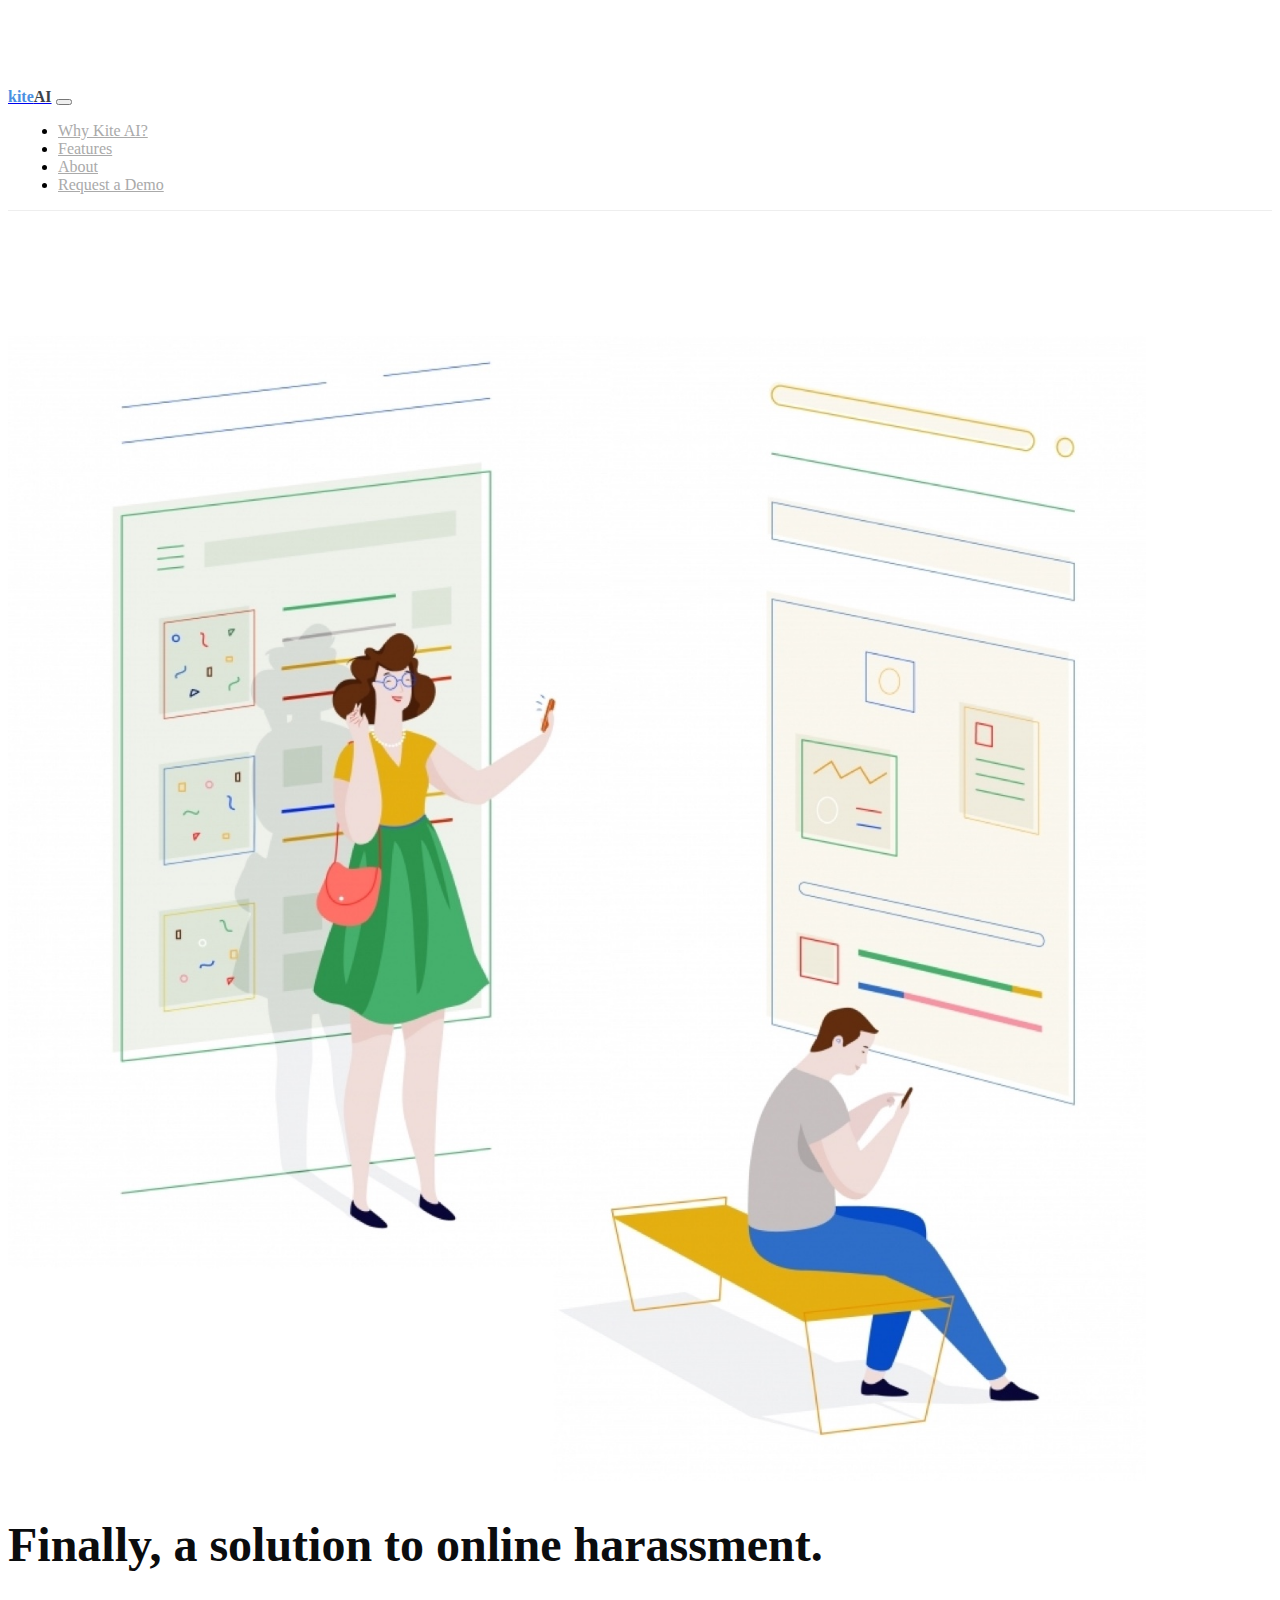
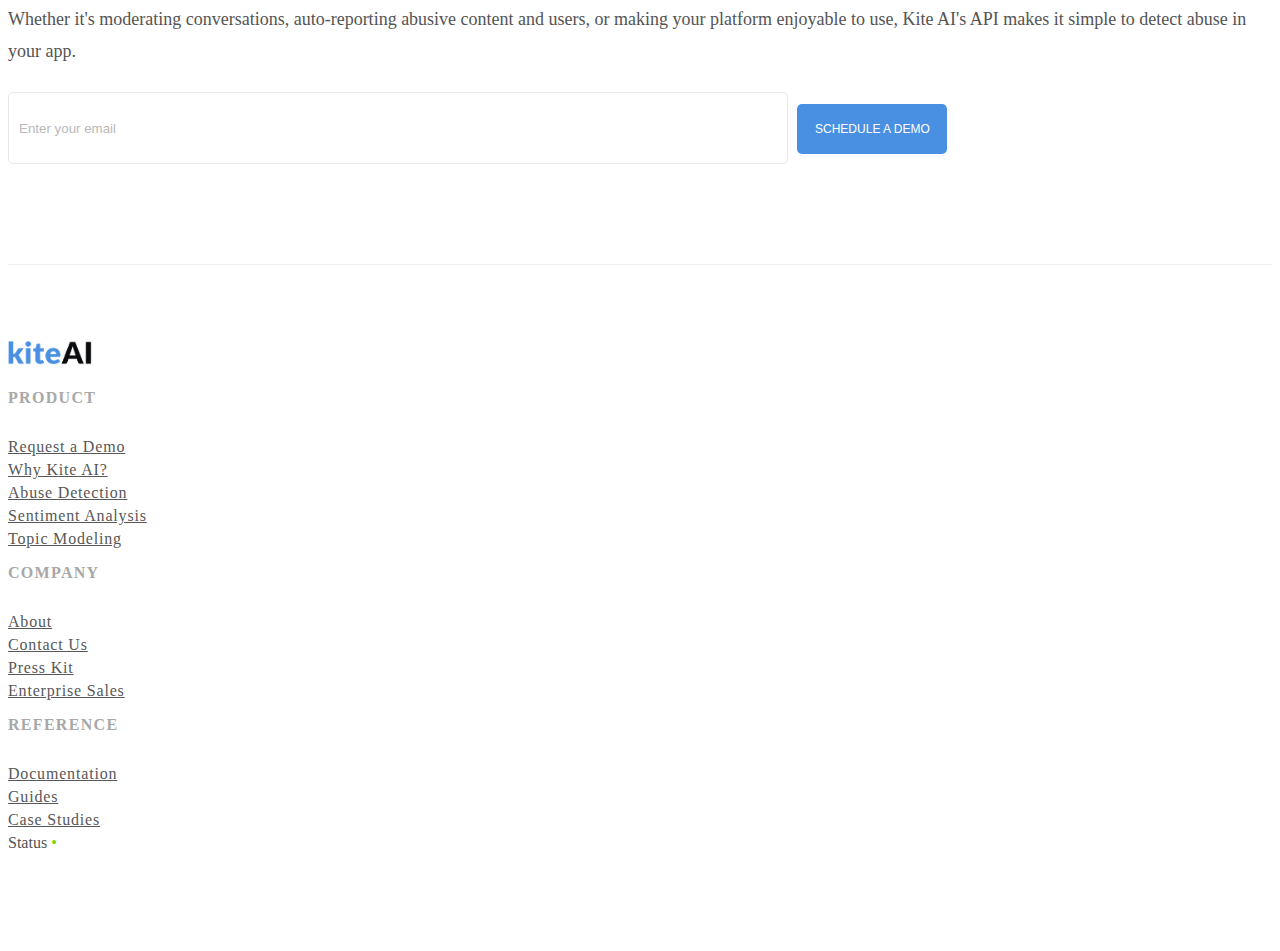
<file: index.html>
<!DOCTYPE html>
<html lang="en">
  <head>
    <meta charset="utf-8">
    <meta name="viewport" content="width=device-width, initial-scale=1, shrink-to-fit=no">
    <meta name="twitter:card" content="summary_large_image" />
    <meta name="twitter:title" content="Kite AI" />
    <meta name="twitter:url" content="http://kiteai.com" />
    <meta name="twitter:description" content="Kite AI analyzes text to detect abuse, harassment, perform sentiment analysis, and so much more." />
    <meta name="twitter:image" content="https://justinpotts.github.io/kiteaicom/img/meta-header.pngg" />
    <meta property="og:title" content="Kite AI" />
    <meta property="og:url" content="http://kiteai.com" />
    <meta property="og:description" content="Kite AI analyzes text to detect abuse, harassment, perform sentiment analysis, and so much more." />
    <meta property="og:image" content="https://justinpotts.github.io/kiteaicom/img/meta-header.png" />
    <meta property="og:type" content="website" />
    <meta name="google-site-verification" content="jUwOaNg-68wffdZIU90uiTRP04LBg1VqA92F-cfX6Qk" />
    <link rel="icon" href="img/favicon.ico">

    <title>Solving online harassment | Kite AI</title>

    <!-- Bootstrap core CSS -->
    <link rel="stylesheet" href="https://maxcdn.bootstrapcdn.com/bootstrap/4.0.0-beta.2/css/bootstrap.min.css" integrity="sha384-PsH8R72JQ3SOdhVi3uxftmaW6Vc51MKb0q5P2rRUpPvrszuE4W1povHYgTpBfshb" crossorigin="anonymous">
    <link rel="stylesheet" href="css/style.css">
  </head>

  <body>

    <nav class="navbar navbar-expand-md navbar-dark bg-white fixed-top" style="border-bottom:1px solid #EEEEEE;">
      <div class="container">
        <a class="navbar-brand" href="/"><span style="color:#4A90E2; font-weight:bolder;">kite</span><span style="color:#3C4248; font-weight:bolder">AI</span></a>
        <button class="navbar-toggler" type="button" data-toggle="collapse" data-target="#navbarSupportedContent" aria-controls="navbarSupportedContent" aria-expanded="false" aria-label="Toggle navigation">
          <span class="navbar-toggler-icon"></span>
        </button>

        <div class="collapse navbar-collapse" id="navbarSupportedContent">
          <ul class="navbar-nav ml-auto">
            <li id="why" class="nav-item">
              <a class="nav-link" href="why">Why Kite AI?</a>
            </li>
            <li id="features" class="nav-item">
              <a class="nav-link" href="features">Features</a>
            </li>
            <li id="about" class="nav-item">
              <a class="nav-link" href="about">About</a>
            </li>
            <li id="demo" class="nav-item">
              <a class="nav-link" href="demo">Request a Demo</a>
            </li>
          </ul>
        </div>
      </div>
    </nav>

    <div class="container" style="margin-top:7.813em; margin-bottom:100px;">
      <div class="row">
        <div class="col-md-6 col-md-pull-6" style="text-align:left">
          <img src="img/couple-illustration.jpg" width="90%">
        </div>
        <div class="col-md-6 col-md-push-6">
          <div class="landing-header">
            <h1 style="font-size:48px;">Finally, a solution to online harassment.</h1>
          </div>
          <div class="landing-subtext">
            <h2>Whether it's moderating conversations, auto-reporting abusive content and users, or making your platform enjoyable to use, Kite AI's API makes it simple to detect abuse in your app.</h2>
          </div>
          <div class="landing-action">
            <form action="https://formspree.io/sales@kiteai.com" method="POST">
              <div class="input-group">
                <input name="return" type=hidden value="index">
                <input name="email" class="cta-input" type=text placeholder="Enter your email">
                <span class="input-group-btn" style="padding-left:5px;">
                  <button class="btn btn-large btn-primary" type="submit">SCHEDULE A DEMO</button>
                </span>
              </div>
            </form>
          </div>
        </div>
      </div>
    </div>

    <div class="footer section">
      <div class="container">
        <div class="row">
          <div class="col-md-6">
            <img src="img/logo.png" style="height:25px; margin-bottom:20px;">
          </div>
          <div class="col-md-6">
            <div class="row">
              <div class="col-md-4">
                <span class="footer-header">PRODUCT</span>
                <ul class="footer-links">
                  <li><a href="demo">Request a Demo</a></li>
                  <li><a href="why">Why Kite AI?</a></li>
                  <li><a href="features#abuse">Abuse Detection</a></li>
                  <li><a href="features#sentiment">Sentiment Analysis</a></li>
                  <li><a href="features#topic">Topic Modeling</a></li>
                </ul>
              </div>
              <div class="col-md-4">
                <span class="footer-header">COMPANY</span>
                <ul class="footer-links">
                  <li><a href="about">About</a></li>
                  <li><a href="mailto:hello@kiteai.com">Contact Us</a></li>
                  <li><a href="mailto:press@kiteai.com">Press Kit</a></li>
                  <li><a href="mailto:sales@kiteai.com">Enterprise Sales</a></li>
                </ul>
              </div>
              <div class="col-md-4">
                <span class="footer-header">REFERENCE</span>
                <ul class="footer-links">
                  <li><a href="#">Documentation</a></li>
                  <li><a href="#">Guides</a></li>
                  <li><a href="#">Case Studies</a></li>
                  <li>Status <span style="color:#7BD500">&bull;</span></li>
                </ul>
              </div>
            </div>
          </div>
        </div>
      </div>
    </div>

    <!-- Bootstrap core JavaScript
    ================================================== -->
    <!-- Placed at the end of the document so the pages load faster -->
    <script src="https://code.jquery.com/jquery-3.2.1.slim.min.js" integrity="sha384-KJ3o2DKtIkvYIK3UENzmM7KCkRr/rE9/Qpg6aAZGJwFDMVNA/GpGFF93hXpG5KkN" crossorigin="anonymous"></script>
    <script src="https://cdnjs.cloudflare.com/ajax/libs/popper.js/1.11.0/umd/popper.min.js" integrity="sha384-b/U6ypiBEHpOf/4+1nzFpr53nxSS+GLCkfwBdFNTxtclqqenISfwAzpKaMNFNmj4" crossorigin="anonymous"></script>
    <script src="https://maxcdn.bootstrapcdn.com/bootstrap/4.0.0-beta.2/js/bootstrap.min.js" integrity="sha384-alpBpkh1PFOepccYVYDB4do5UnbKysX5WZXm3XxPqe5iKTfUKjNkCk9SaVuEZflJ" crossorigin="anonymous"></script>

    <script>
    $('li').removeClass('active')
    $('#' + document.title.split(' ')[0].toLowerCase()).addClass('active')
    </script>
  </body>
</html>
</file>
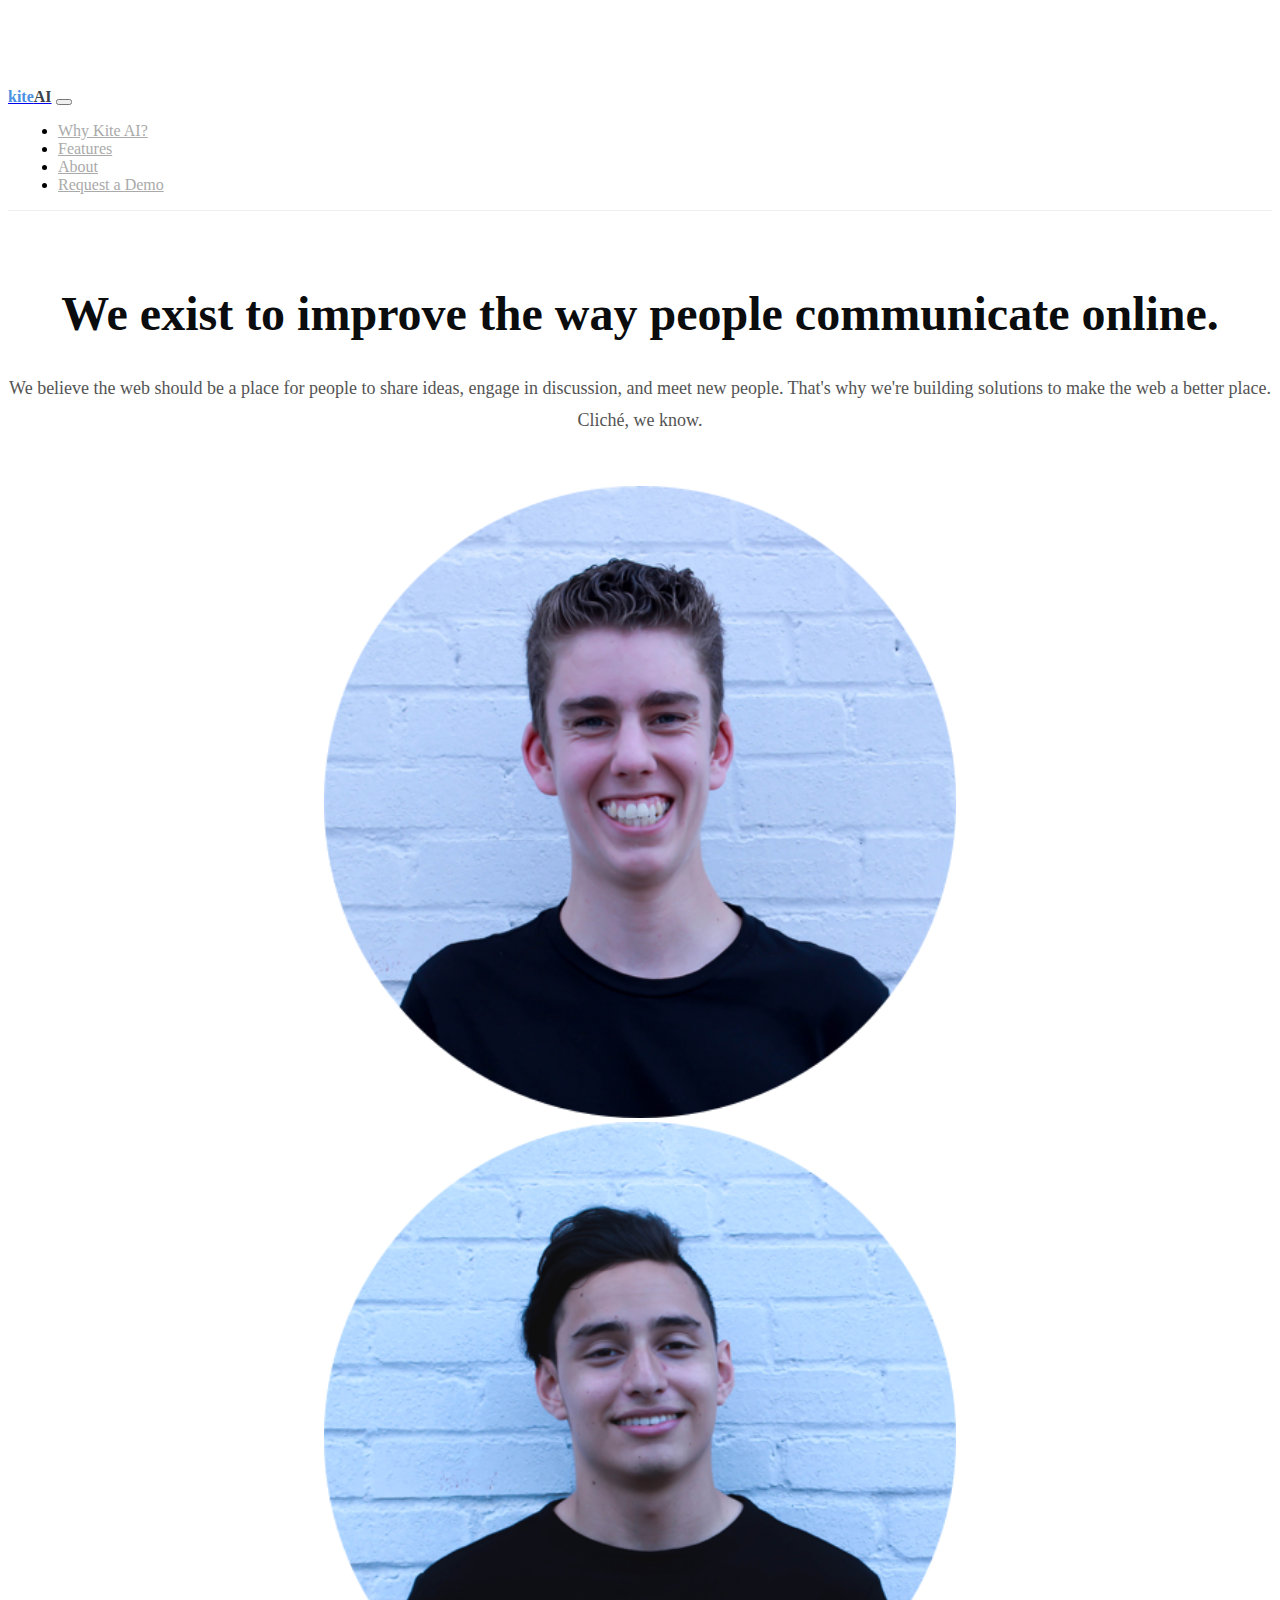
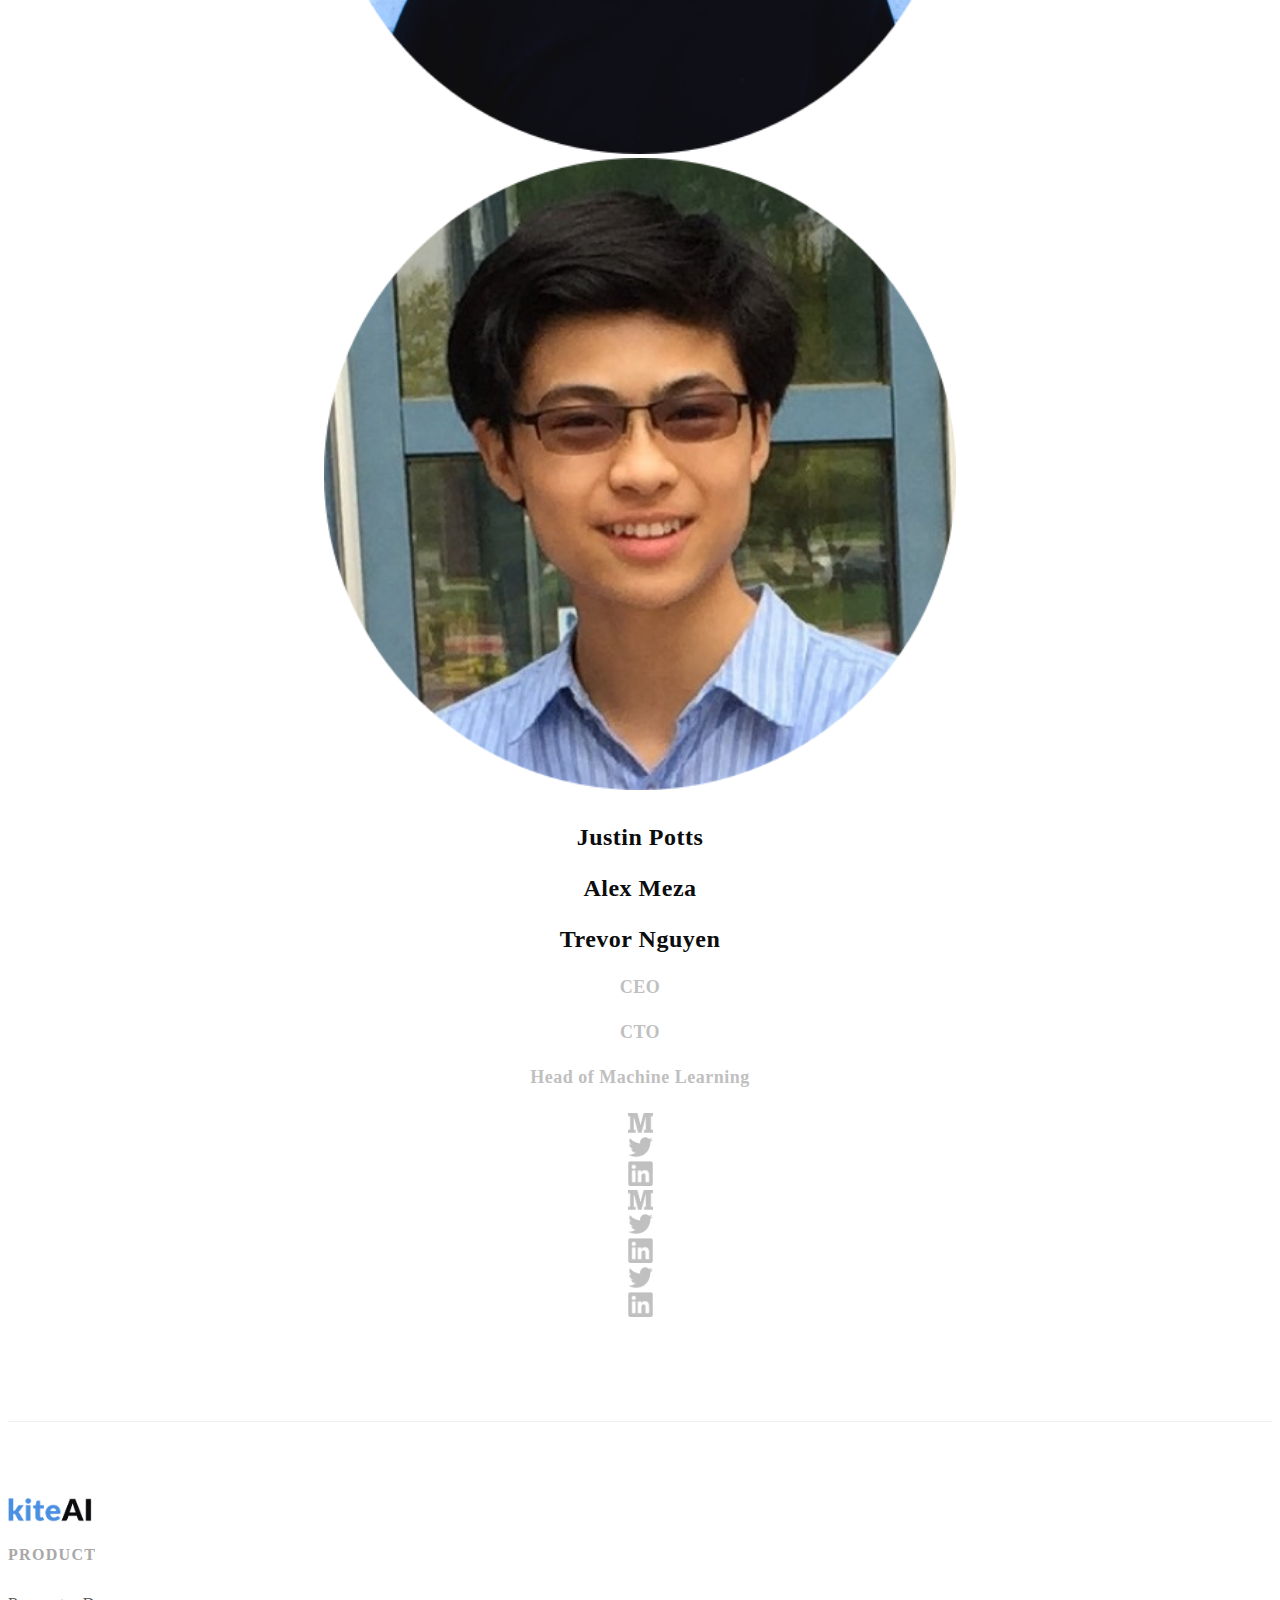
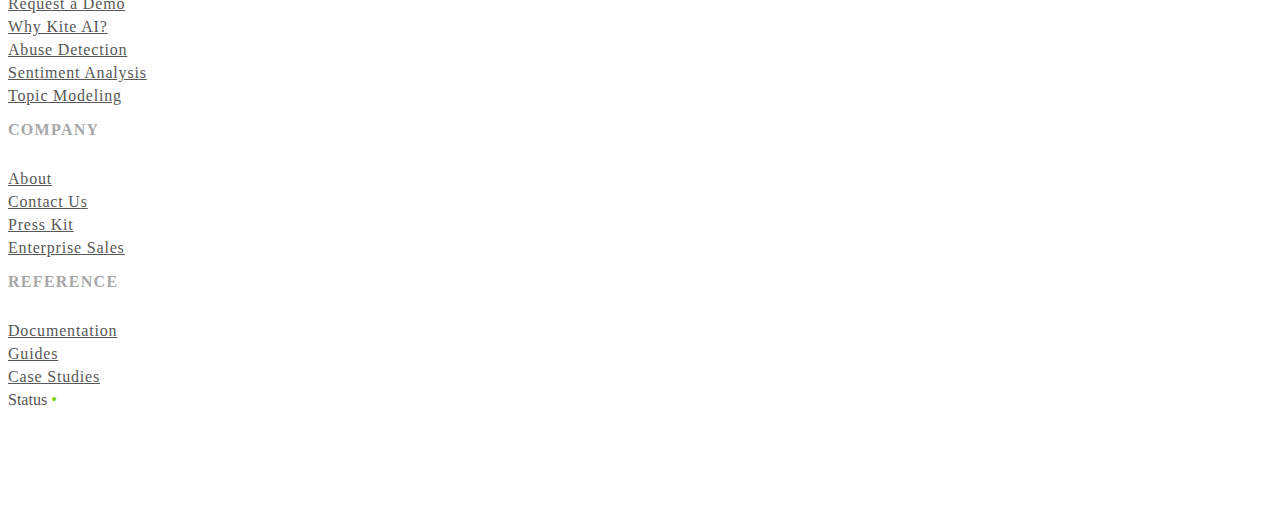
<file: about.html>
<!DOCTYPE html>
<html lang="en">
  <head>
    <meta charset="utf-8">
    <meta name="viewport" content="width=device-width, initial-scale=1, shrink-to-fit=no">
    <meta name="twitter:card" content="summary_large_image" />
    <meta name="twitter:title" content="Kite AI" />
    <meta name="twitter:url" content="http://kiteai.com" />
    <meta name="twitter:description" content="Kite AI analyzes text to detect abuse, harassment, perform sentiment analysis, and so much more." />
    <meta name="twitter:image" content="https://justinpotts.github.io/kiteaicom/img/meta-header.pngg" />
    <meta property="og:title" content="Kite AI" />
    <meta property="og:url" content="http://kiteai.com" />
    <meta property="og:description" content="Kite AI analyzes text to detect abuse, harassment, perform sentiment analysis, and so much more." />
    <meta property="og:image" content="https://justinpotts.github.io/kiteaicom/img/meta-header.png" />
    <meta property="og:type" content="website" />
    <meta name="google-site-verification" content="jUwOaNg-68wffdZIU90uiTRP04LBg1VqA92F-cfX6Qk" />
    <link rel="icon" href="img/favicon.ico">

    <title>About | Kite AI</title>

    <!-- Bootstrap core CSS -->
    <link rel="stylesheet" href="https://maxcdn.bootstrapcdn.com/bootstrap/4.0.0-beta.2/css/bootstrap.min.css" integrity="sha384-PsH8R72JQ3SOdhVi3uxftmaW6Vc51MKb0q5P2rRUpPvrszuE4W1povHYgTpBfshb" crossorigin="anonymous">
    <link rel="stylesheet" href="css/style.css">
  </head>

  <body>

    <nav class="navbar navbar-expand-md navbar-dark bg-white fixed-top" style="border-bottom:1px solid #EEEEEE;">
      <div class="container">
        <a class="navbar-brand" href="/"><span style="color:#4A90E2; font-weight:bolder;">kite</span><span style="color:#3C4248; font-weight:bolder">AI</span></a>
        <button class="navbar-toggler" type="button" data-toggle="collapse" data-target="#navbarSupportedContent" aria-controls="navbarSupportedContent" aria-expanded="false" aria-label="Toggle navigation">
          <span class="navbar-toggler-icon"></span>
        </button>

        <div class="collapse navbar-collapse" id="navbarSupportedContent">
          <ul class="navbar-nav ml-auto">
            <li id="why" class="nav-item">
              <a class="nav-link" href="why">Why Kite AI?</a>
            </li>
            <li id="features" class="nav-item">
              <a class="nav-link" href="features">Features</a>
            </li>
            <li id="about" class="nav-item">
              <a class="nav-link" href="about">About</a>
            </li>
            <li id="demo" class="nav-item">
              <a class="nav-link" href="demo">Request a Demo</a>
            </li>
          </ul>
        </div>
      </div>
    </nav>

    <div class="container" style="margin-top:75px;">
      <div class="row">
        <div class="col-md-2"></div>
        <div class="col-md-8" style="text-align:center">
          <h1 class="header">We exist to improve the way people communicate online.</h1>
        </div>
        <div class="col-md-2"></div>
      </div>
    </div>

    <div class="container">
      <div class="row">
        <div class="col-md-3"></div>
        <div class="col-md-6" style="text-align:center">
          <h2>We believe the web should be a place for people to share ideas, engage in discussion, and meet new people. That's why we're building solutions to make the web a better place. Cliché, we know.</h2>
        </div>
        <div class="col-md-3"></div>
      </div>
    </div>

    <div class="container" style="margin-top:50px;">
      <div class="row" style="text-align:center;">
        <div class="col-md-4">
          <img src="img/justin.png" width="50%">
        </div>
        <div class="col-md-4">
          <img src="img/alex.png" width="50%">
        </div>
        <div class="col-md-4">
          <img src="img/trevor.png" width="50%">
        </div>
      </div>
    </div>

    <div class="container" style="margin-top:30px;">
      <div class="row" style="text-align:center;">
        <div class="col-md-4">
          <h3>Justin Potts</h3>
        </div>
        <div class="col-md-4">
          <h3>Alex Meza</h3>
        </div>
        <div class="col-md-4">
          <h3>Trevor Nguyen</h3>
        </div>
      </div>
    </div>

    <div class="container">
      <div class="row" style="text-align:center;">
        <div class="col-md-4">
          <h4 class="muted">CEO</h4>
        </div>
        <div class="col-md-4">
          <h4 class="muted">CTO</h4>
        </div>
        <div class="col-md-4">
          <h4 class="muted">Head of Machine Learning</h4>
        </div>
      </div>
    </div>

    <div class="container" style="margin-top:25px;">
      <div class="row" style="text-align:center;">
        <div class="col-md-4">
          <div class="row">
            <div class="col-md-3">
            </div>
            <div class="col-md-6">
              <div class="row">
                <div class="col">
                  <a href="https://medium.com/@justinpotts"><img src="img/medium.png" width="25px"></a>
                </div>
                <div class="col">
                  <a href="https://medium.com/PottsJustin"><img src="img/twitter.png" width="25px"></a>
                </div>
                <div class="col">
                  <a href="https://linkedin.com/pottsjustin"><img src="img/linkedin.png" width="25px"></a>
                </div>
              </div>
            </div>
            <div class="col-md-3">
            </div>
          </div>
        </div>
        <div class="col-md-4">
          <div class="row">
            <div class="col-md-3">
            </div>
            <div class="col-md-6">
              <div class="row">
                <div class="col">
                  <a href="https://medium.com/@the_alex_meza"><img src="img/medium.png" width="25px"></a>
                </div>
                <div class="col">
                  <a href="https://twitter.com/the_alex_meza"><img src="img/twitter.png" width="25px"></a>
                </div>
                <div class="col">
                  <a href="https://www.linkedin.com/in/the-alex-meza/"><img src="img/linkedin.png" width="25px"></a>
                </div>
              </div>
            </div>
            <div class="col-md-3">
            </div>
          </div>
        </div>
        <div class="col-md-4">
          <div class="row">
            <div class="col-md-3">
            </div>
            <div class="col-md-6">
              <div class="row">
                <div class="col">
                  <a href="https://twitter.com/trevortknguyen"><img src="img/twitter.png" width="25px"></a>
                </div>
                <div class="col">
                  <a href="https://www.linkedin.com/in/trevortknguyen"><img src="img/linkedin.png" width="25px"></a>
                </div>
              </div>
            </div>
            <div class="col-md-3">
            </div>
          </div>
        </div>
      </div>
    </div>

    <div class="footer section">
      <div class="container">
        <div class="row">
          <div class="col-md-6">
            <img src="img/logo.png" style="height:25px; margin-bottom:20px;">
          </div>
          <div class="col-md-6">
            <div class="row">
              <div class="col-md-4">
                <span class="footer-header">PRODUCT</span>
                <ul class="footer-links">
                  <li><a href="demo">Request a Demo</a></li>
                  <li><a href="why">Why Kite AI?</a></li>
                  <li><a href="features#abuse">Abuse Detection</a></li>
                  <li><a href="features#sentiment">Sentiment Analysis</a></li>
                  <li><a href="features#topic">Topic Modeling</a></li>
                </ul>
              </div>
              <div class="col-md-4">
                <span class="footer-header">COMPANY</span>
                <ul class="footer-links">
                  <li><a href="about">About</a></li>
                  <li><a href="mailto:hello@kiteai.com">Contact Us</a></li>
                  <li><a href="mailto:press@kiteai.com">Press Kit</a></li>
                  <li><a href="mailto:sales@kiteai.com">Enterprise Sales</a></li>
                </ul>
              </div>
              <div class="col-md-4">
                <span class="footer-header">REFERENCE</span>
                <ul class="footer-links">
                  <li><a href="#">Documentation</a></li>
                  <li><a href="#">Guides</a></li>
                  <li><a href="#">Case Studies</a></li>
                  <li>Status <span style="color:#7BD500">&bull;</span></li>
                </ul>
              </div>
            </div>
          </div>
        </div>
      </div>
    </div>

    <!-- Bootstrap core JavaScript
    ================================================== -->
    <!-- Placed at the end of the document so the pages load faster -->
    <script src="https://code.jquery.com/jquery-3.2.1.slim.min.js" integrity="sha384-KJ3o2DKtIkvYIK3UENzmM7KCkRr/rE9/Qpg6aAZGJwFDMVNA/GpGFF93hXpG5KkN" crossorigin="anonymous"></script>
    <script src="https://cdnjs.cloudflare.com/ajax/libs/popper.js/1.11.0/umd/popper.min.js" integrity="sha384-b/U6ypiBEHpOf/4+1nzFpr53nxSS+GLCkfwBdFNTxtclqqenISfwAzpKaMNFNmj4" crossorigin="anonymous"></script>
    <script src="https://maxcdn.bootstrapcdn.com/bootstrap/4.0.0-beta.2/js/bootstrap.min.js" integrity="sha384-alpBpkh1PFOepccYVYDB4do5UnbKysX5WZXm3XxPqe5iKTfUKjNkCk9SaVuEZflJ" crossorigin="anonymous"></script>

    <script>
    $('li').removeClass('active')
    $('#' + document.title.split(' ')[0].toLowerCase()).addClass('active')
    </script>
  </body>
</html>
</file>
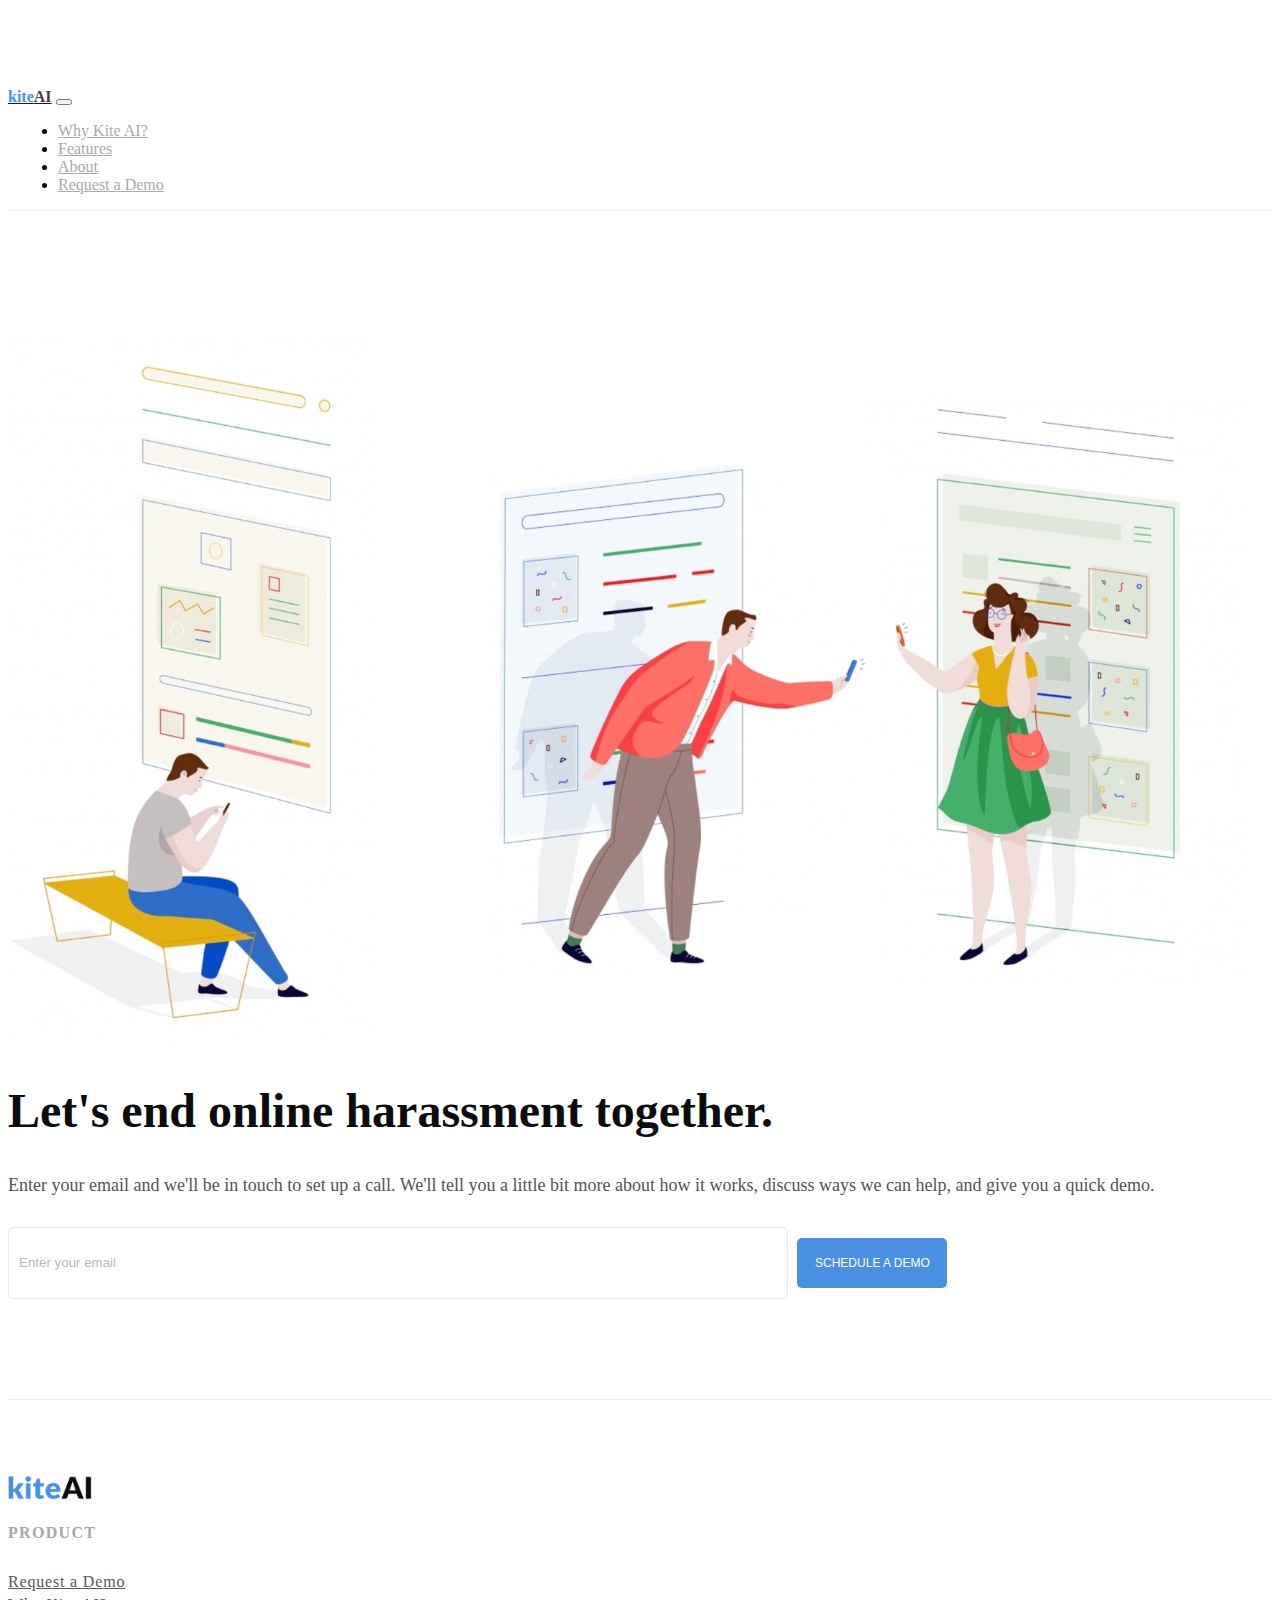
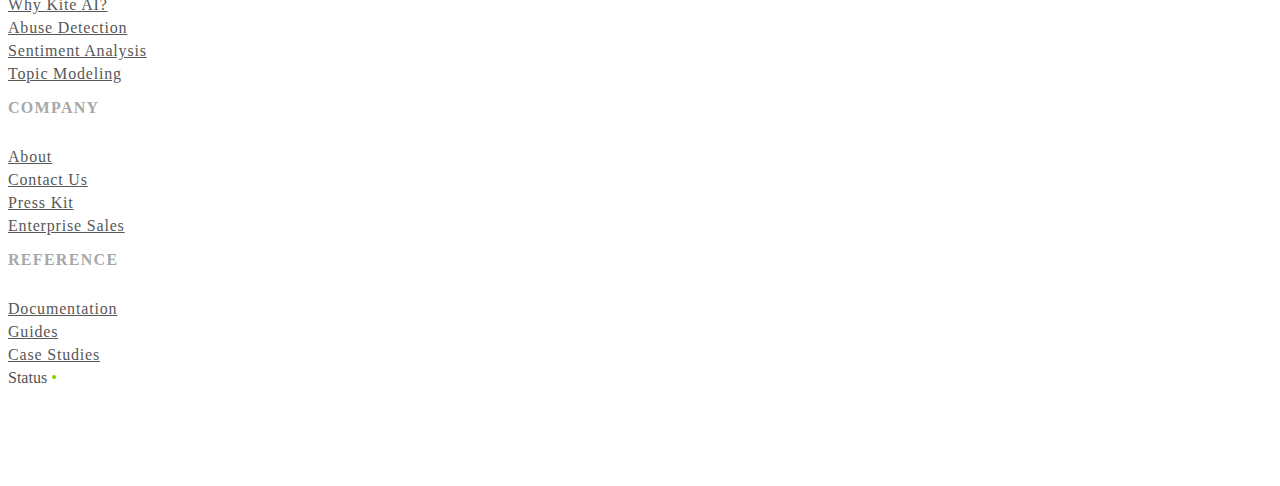
<file: demo.html>
<!DOCTYPE html>
<html lang="en">
  <head>
    <meta charset="utf-8">
    <meta name="viewport" content="width=device-width, initial-scale=1, shrink-to-fit=no">
    <meta name="twitter:card" content="summary_large_image" />
    <meta name="twitter:title" content="Kite AI" />
    <meta name="twitter:url" content="http://kiteai.com" />
    <meta name="twitter:description" content="Kite AI analyzes text to detect abuse, harassment, perform sentiment analysis, and so much more." />
    <meta name="twitter:image" content="https://justinpotts.github.io/kiteaicom/img/meta-header.pngg" />
    <meta property="og:title" content="Kite AI" />
    <meta property="og:url" content="http://kiteai.com" />
    <meta property="og:description" content="Kite AI analyzes text to detect abuse, harassment, perform sentiment analysis, and so much more." />
    <meta property="og:image" content="https://justinpotts.github.io/kiteaicom/img/meta-header.png" />
    <meta property="og:type" content="website" />
    <meta name="google-site-verification" content="jUwOaNg-68wffdZIU90uiTRP04LBg1VqA92F-cfX6Qk" />
    <link rel="icon" href="img/favicon.ico">

    <title>Demo | Kite AI</title>

    <!-- Bootstrap core CSS -->
    <link rel="stylesheet" href="https://maxcdn.bootstrapcdn.com/bootstrap/4.0.0-beta.2/css/bootstrap.min.css" integrity="sha384-PsH8R72JQ3SOdhVi3uxftmaW6Vc51MKb0q5P2rRUpPvrszuE4W1povHYgTpBfshb" crossorigin="anonymous">
    <link rel="stylesheet" href="css/style.css">
  </head>

  <body>

    <nav class="navbar navbar-expand-md navbar-dark bg-white fixed-top" style="border-bottom:1px solid #EEEEEE;">
      <div class="container">
        <a class="navbar-brand" href="/"><span style="color:#4A90E2; font-weight:bolder;">kite</span><span style="color:#3C4248; font-weight:bolder">AI</span></a>
        <button class="navbar-toggler" type="button" data-toggle="collapse" data-target="#navbarSupportedContent" aria-controls="navbarSupportedContent" aria-expanded="false" aria-label="Toggle navigation">
          <span class="navbar-toggler-icon"></span>
        </button>

        <div class="collapse navbar-collapse" id="navbarSupportedContent">
          <ul class="navbar-nav ml-auto">
            <li id="why" class="nav-item">
              <a class="nav-link" href="why">Why Kite AI?</a>
            </li>
            <li id="features" class="nav-item">
              <a class="nav-link" href="features">Features</a>
            </li>
            <li id="about" class="nav-item">
              <a class="nav-link" href="about">About</a>
            </li>
            <li id="demo" class="nav-item">
              <a class="nav-link" href="demo">Request a Demo</a>
            </li>
          </ul>
        </div>
      </div>
    </nav>

    <div class="container" style="margin-top:125px; margin-bottom:100px;">
      <div class="row">
        <div class="col-md-6" style="text-align:left">
          <img src="img/together-illustration.jpg" width="98%">
        </div>
        <div class="col-md-6">
          <div class="landing-header">
            <h1 class="header">Let's end online harassment together.</h1>
          </div>
          <div class="landing-subtext">
            <h2>Enter your email and we'll be in touch to set up a call. We'll tell you a little bit more about how it works, discuss ways we can help, and give you a quick demo.</h2>
          </div>
          <div class="landing-action">
            <form action="https://formspree.io/sales@kiteai.com" method="POST">
              <div class="input-group">
                <input name="return" type=hidden value="index">
                <input name="email" class="cta-input" type=text placeholder="Enter your email">
                <span class="input-group-btn" style="padding-left:5px;">
                  <button class="btn btn-large btn-primary" type="submit">SCHEDULE A DEMO</button>
                </span>
              </div>
            </form>
          </div>
        </div>
      </div>
    </div>

    <div class="footer section">
      <div class="container">
        <div class="row">
          <div class="col-md-6">
            <img src="img/logo.png" style="height:25px; margin-bottom:20px;">
          </div>
          <div class="col-md-6">
            <div class="row">
              <div class="col-md-4">
                <span class="footer-header">PRODUCT</span>
                <ul class="footer-links">
                  <li><a href="demo">Request a Demo</a></li>
                  <li><a href="why">Why Kite AI?</a></li>
                  <li><a href="features#abuse">Abuse Detection</a></li>
                  <li><a href="features#sentiment">Sentiment Analysis</a></li>
                  <li><a href="features#topic">Topic Modeling</a></li>
                </ul>
              </div>
              <div class="col-md-4">
                <span class="footer-header">COMPANY</span>
                <ul class="footer-links">
                  <li><a href="about">About</a></li>
                  <li><a href="mailto:hello@kiteai.com">Contact Us</a></li>
                  <li><a href="mailto:press@kiteai.com">Press Kit</a></li>
                  <li><a href="mailto:sales@kiteai.com">Enterprise Sales</a></li>
                </ul>
              </div>
              <div class="col-md-4">
                <span class="footer-header">REFERENCE</span>
                <ul class="footer-links">
                  <li><a href="#">Documentation</a></li>
                  <li><a href="#">Guides</a></li>
                  <li><a href="#">Case Studies</a></li>
                  <li>Status <span style="color:#7BD500">&bull;</span></li>
                </ul>
              </div>
            </div>
          </div>
        </div>
      </div>
    </div>

    <!-- Bootstrap core JavaScript
    ================================================== -->
    <!-- Placed at the end of the document so the pages load faster -->
    <script src="https://code.jquery.com/jquery-3.2.1.slim.min.js" integrity="sha384-KJ3o2DKtIkvYIK3UENzmM7KCkRr/rE9/Qpg6aAZGJwFDMVNA/GpGFF93hXpG5KkN" crossorigin="anonymous"></script>
    <script src="https://cdnjs.cloudflare.com/ajax/libs/popper.js/1.11.0/umd/popper.min.js" integrity="sha384-b/U6ypiBEHpOf/4+1nzFpr53nxSS+GLCkfwBdFNTxtclqqenISfwAzpKaMNFNmj4" crossorigin="anonymous"></script>
    <script src="https://maxcdn.bootstrapcdn.com/bootstrap/4.0.0-beta.2/js/bootstrap.min.js" integrity="sha384-alpBpkh1PFOepccYVYDB4do5UnbKysX5WZXm3XxPqe5iKTfUKjNkCk9SaVuEZflJ" crossorigin="anonymous"></script>

    <script>
    $('li').removeClass('active')
    $('#' + document.title.split(' ')[0].toLowerCase()).addClass('active')
    </script>
  </body>
</html>
</file>
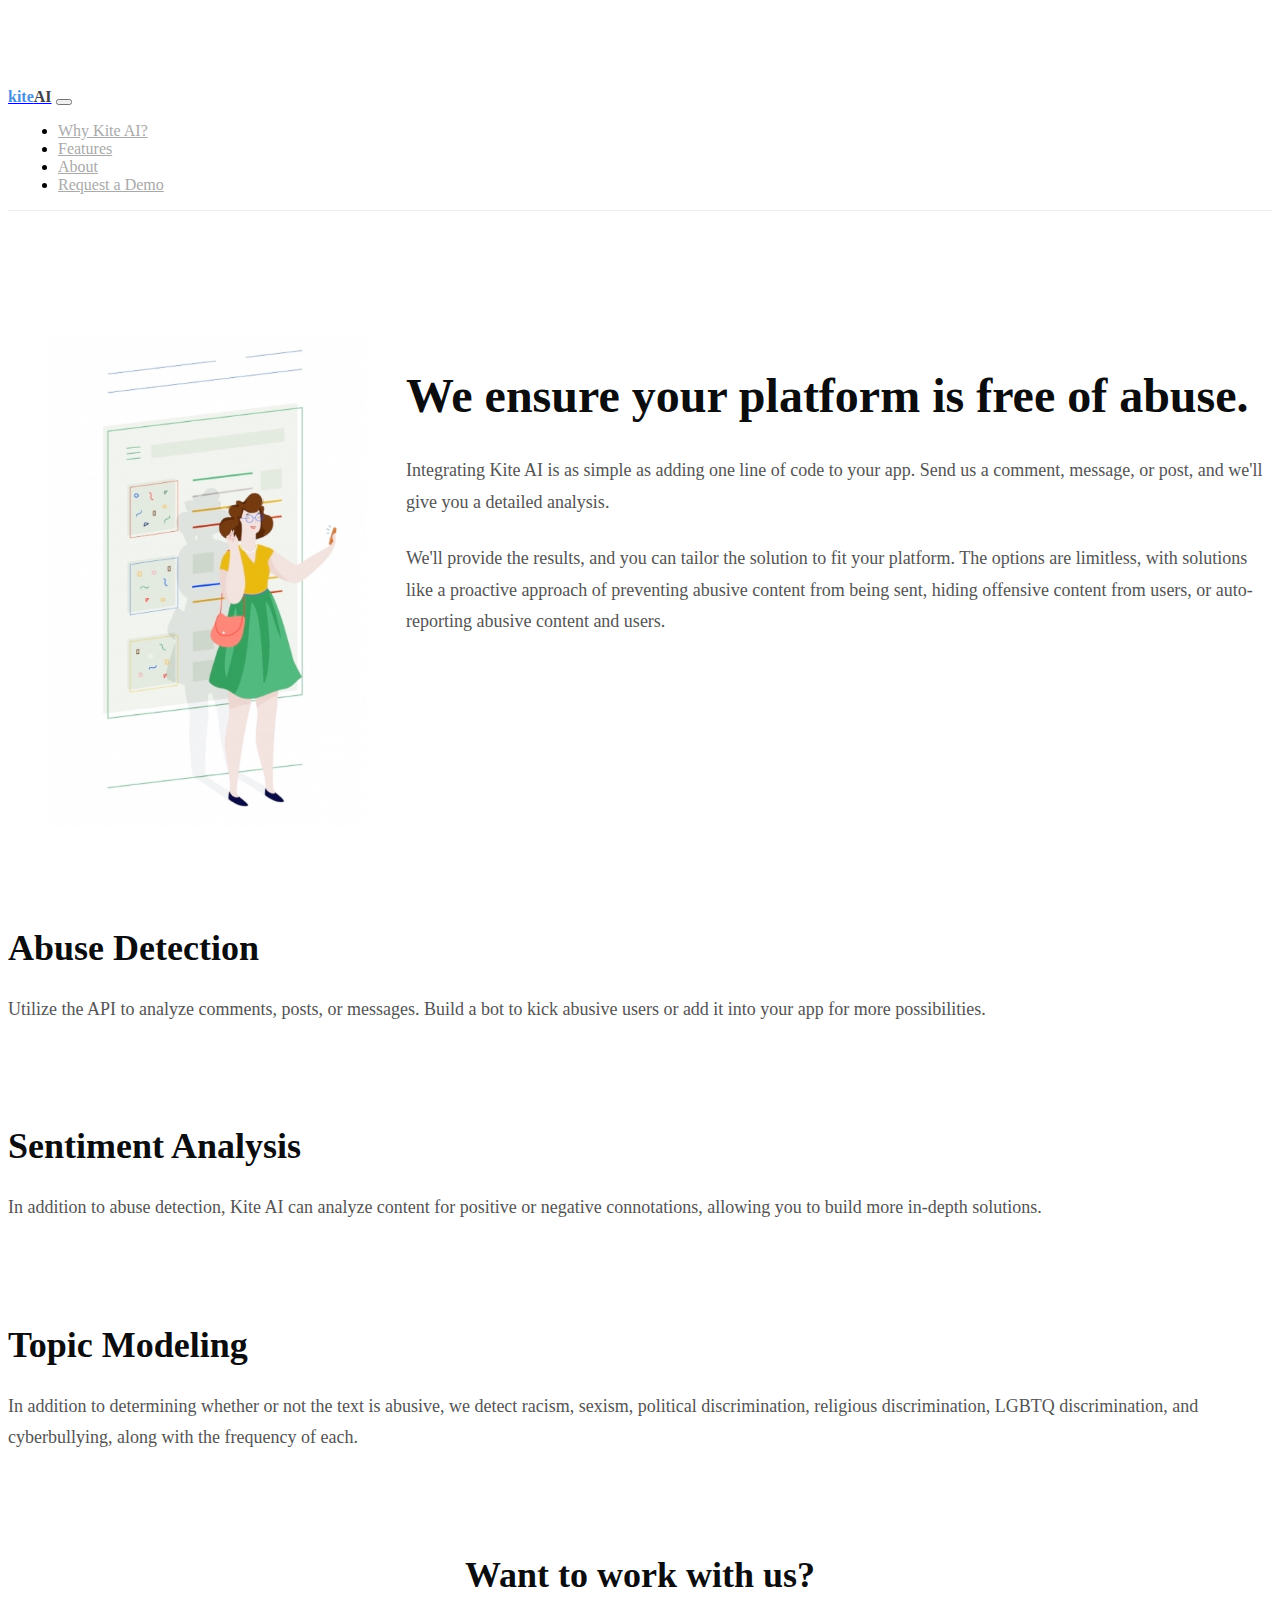
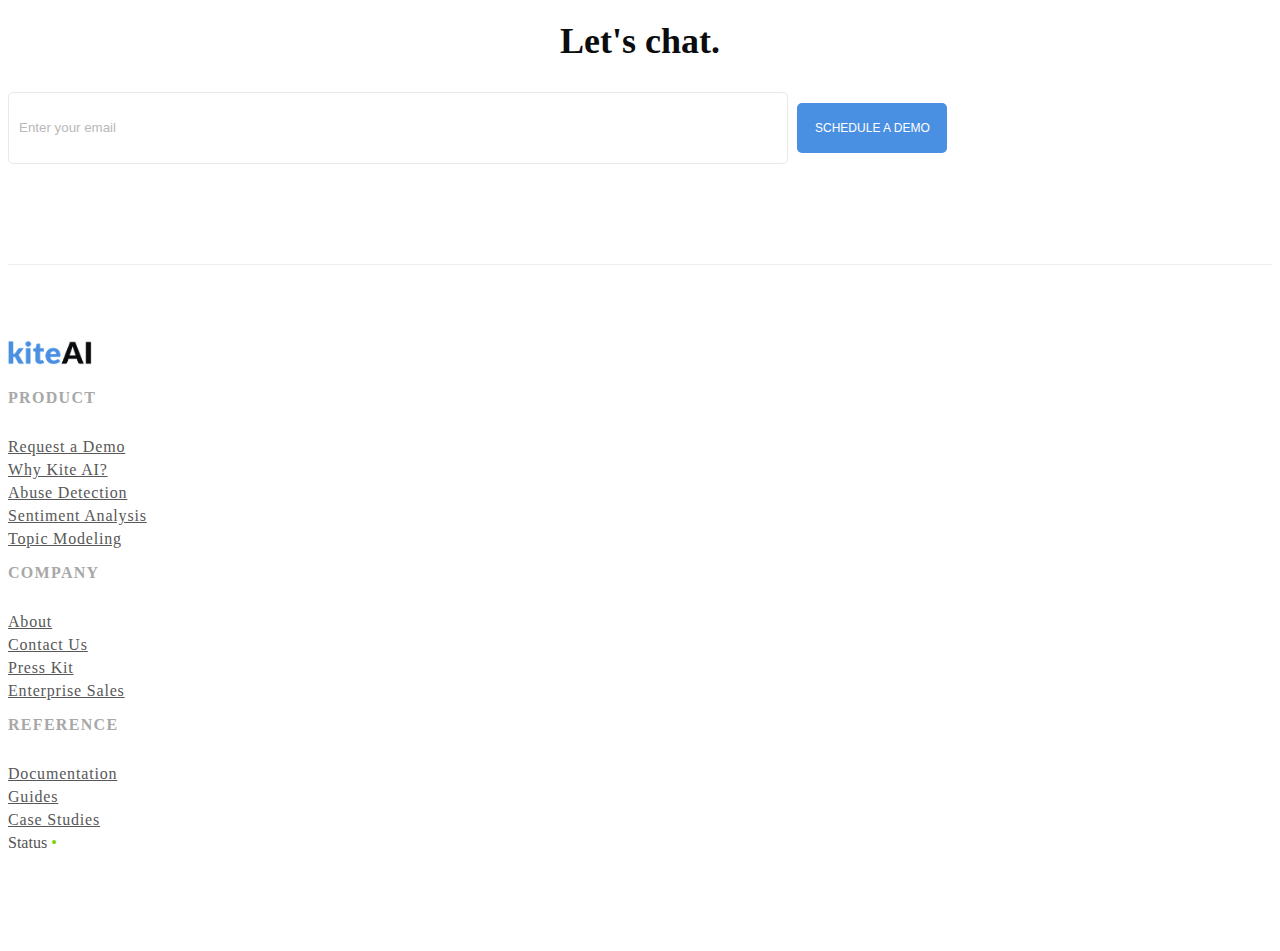
<file: features.html>
<!DOCTYPE html>
<html lang="en">
  <head>
    <meta charset="utf-8">
    <meta name="viewport" content="width=device-width, initial-scale=1, shrink-to-fit=no">
    <meta name="twitter:card" content="summary_large_image" />
    <meta name="twitter:title" content="Kite AI" />
    <meta name="twitter:url" content="http://kiteai.com" />
    <meta name="twitter:description" content="Kite AI analyzes text to detect abuse, harassment, perform sentiment analysis, and so much more." />
    <meta name="twitter:image" content="https://justinpotts.github.io/kiteaicom/img/meta-header.pngg" />
    <meta property="og:title" content="Kite AI" />
    <meta property="og:url" content="http://kiteai.com" />
    <meta property="og:description" content="Kite AI analyzes text to detect abuse, harassment, perform sentiment analysis, and so much more." />
    <meta property="og:image" content="https://justinpotts.github.io/kiteaicom/img/meta-header.png" />
    <meta property="og:type" content="website" />
    <meta name="google-site-verification" content="jUwOaNg-68wffdZIU90uiTRP04LBg1VqA92F-cfX6Qk" />
    <link rel="icon" href="img/favicon.ico">

    <title>Features | Kite AI</title>

    <!-- Bootstrap core CSS -->
    <link rel="stylesheet" href="https://maxcdn.bootstrapcdn.com/bootstrap/4.0.0-beta.2/css/bootstrap.min.css" integrity="sha384-PsH8R72JQ3SOdhVi3uxftmaW6Vc51MKb0q5P2rRUpPvrszuE4W1povHYgTpBfshb" crossorigin="anonymous">
    <link rel="stylesheet" href="css/style.css">
  </head>

  <body>

    <nav class="navbar navbar-expand-md navbar-dark bg-white fixed-top" style="border-bottom:1px solid #EEEEEE;">
      <div class="container">
        <a class="navbar-brand" href="/"><span style="color:#4A90E2; font-weight:bolder;">kite</span><span style="color:#3C4248; font-weight:bolder">AI</span></a>
        <button class="navbar-toggler" type="button" data-toggle="collapse" data-target="#navbarSupportedContent" aria-controls="navbarSupportedContent" aria-expanded="false" aria-label="Toggle navigation">
          <span class="navbar-toggler-icon"></span>
        </button>

        <div class="collapse navbar-collapse" id="navbarSupportedContent">
          <ul class="navbar-nav ml-auto">
            <li id="why" class="nav-item">
              <a class="nav-link" href="why">Why Kite AI?</a>
            </li>
            <li id="features" class="nav-item">
              <a class="nav-link" href="features">Features</a>
            </li>
            <li id="about" class="nav-item">
              <a class="nav-link" href="about">About</a>
            </li>
            <li id="demo" class="nav-item">
              <a class="nav-link" href="demo">Request a Demo</a>
            </li>
          </ul>
        </div>
      </div>
    </nav>

    <div class="container" style="margin-top:125px; margin-bottom:100px;">
      <div class="row vertical-align">
        <div class="col-md-5" style="text-align:left">
          <img src="img/green-illustration.jpg" width="80%">
        </div>
        <div class="col-md-7 align-middle" style="display:inline-block">
          <div class="landing-header">
            <h1 style="font-size:48px;">We ensure your platform is free of abuse.</h1>
          </div>
          <div class="landing-subtext">
            <h2>Integrating Kite AI is as simple as adding one line of code to your app. Send us a comment, message, or post, and we'll give you a detailed analysis.</h2>
            <h2>We'll provide the results, and you can tailor the solution to fit your platform. The options are limitless, with solutions like a proactive approach of preventing abusive content from being sent, hiding offensive content from users, or auto-reporting abusive content and users.</h2>
          </div>
        </div>
      </div>
    </div>

    <div class="container">
      <div class="row">
        <div class="col-md-3"></div>
        <div class="col-md-6">
          <div class="feature-section">
            <h1 class="subheader" id="abuse">Abuse Detection</h1>
            <h2>Utilize the API to analyze comments, posts, or messages. Build a bot to kick abusive users or add it into your app for more possibilities.</h2>
          </div>
          <div class="feature-section" id="sentiment">
            <h1 class="subheader">Sentiment Analysis</h1>
            <h2>In addition to abuse detection, Kite AI can analyze content for positive or negative connotations, allowing you to build more in-depth solutions.</h2>
          </div>
          <div class="feature-section" id="topic">
            <h1 class="subheader">Topic Modeling</h1>
            <h2>In addition to determining whether or not the text is abusive, we detect racism, sexism, political discrimination, religious discrimination, LGBTQ discrimination, and cyberbullying, along with the frequency of each.</h2>
          </div>
        </div>
        <div class="col-md-3"></div>
      </div>
    </div>

    <div class="container demo-cta">
      <div class="row">
        <div class="col-md-3"></div>
        <div class="col-md-6">
          <center>
            <h1>Want to work with us?</h1>
            <h1>Let's chat.</h1>
          </center>
          <div class="landing-action" style="margin-top:30px; width:100%;">
            <form action="https://formspree.io/sales@kiteai.com" method="POST">
              <div class="input-group">
                <input name="return" type=hidden value="index">
                <input name="email" class="cta-input" type=text placeholder="Enter your email">
                <span class="input-group-btn" style="padding-left:5px;">
                  <button class="btn btn-large btn-primary" type="submit">SCHEDULE A DEMO</button>
                </span>
              </div>
            </form>
          </div>
        </div>
        <div class="col-md-3"></div>
      </div>
    </div>

    <div class="footer section">
      <div class="container">
        <div class="row">
          <div class="col-md-6">
            <img src="img/logo.png" style="height:25px; margin-bottom:20px;">
          </div>
          <div class="col-md-6">
            <div class="row">
              <div class="col-md-4">
                <span class="footer-header">PRODUCT</span>
                <ul class="footer-links">
                  <li><a href="demo">Request a Demo</a></li>
                  <li><a href="why">Why Kite AI?</a></li>
                  <li><a href="features#abuse">Abuse Detection</a></li>
                  <li><a href="features#sentiment">Sentiment Analysis</a></li>
                  <li><a href="features#topic">Topic Modeling</a></li>
                </ul>
              </div>
              <div class="col-md-4">
                <span class="footer-header">COMPANY</span>
                <ul class="footer-links">
                  <li><a href="about">About</a></li>
                  <li><a href="mailto:hello@kiteai.com">Contact Us</a></li>
                  <li><a href="mailto:press@kiteai.com">Press Kit</a></li>
                  <li><a href="mailto:sales@kiteai.com">Enterprise Sales</a></li>
                </ul>
              </div>
              <div class="col-md-4">
                <span class="footer-header">REFERENCE</span>
                <ul class="footer-links">
                  <li><a href="#">Documentation</a></li>
                  <li><a href="#">Guides</a></li>
                  <li><a href="#">Case Studies</a></li>
                  <li>Status <span style="color:#7BD500">&bull;</span></li>
                </ul>
              </div>
            </div>
          </div>
        </div>
      </div>
    </div>

    <!-- Bootstrap core JavaScript
    ================================================== -->
    <!-- Placed at the end of the document so the pages load faster -->
    <script src="https://code.jquery.com/jquery-3.2.1.slim.min.js" integrity="sha384-KJ3o2DKtIkvYIK3UENzmM7KCkRr/rE9/Qpg6aAZGJwFDMVNA/GpGFF93hXpG5KkN" crossorigin="anonymous"></script>
    <script src="https://cdnjs.cloudflare.com/ajax/libs/popper.js/1.11.0/umd/popper.min.js" integrity="sha384-b/U6ypiBEHpOf/4+1nzFpr53nxSS+GLCkfwBdFNTxtclqqenISfwAzpKaMNFNmj4" crossorigin="anonymous"></script>
    <script src="https://maxcdn.bootstrapcdn.com/bootstrap/4.0.0-beta.2/js/bootstrap.min.js" integrity="sha384-alpBpkh1PFOepccYVYDB4do5UnbKysX5WZXm3XxPqe5iKTfUKjNkCk9SaVuEZflJ" crossorigin="anonymous"></script>

    <script>
    $('li').removeClass('active')
    $('#' + document.title.split(' ')[0].toLowerCase()).addClass('active')
    </script>
  </body>
</html>
</file>
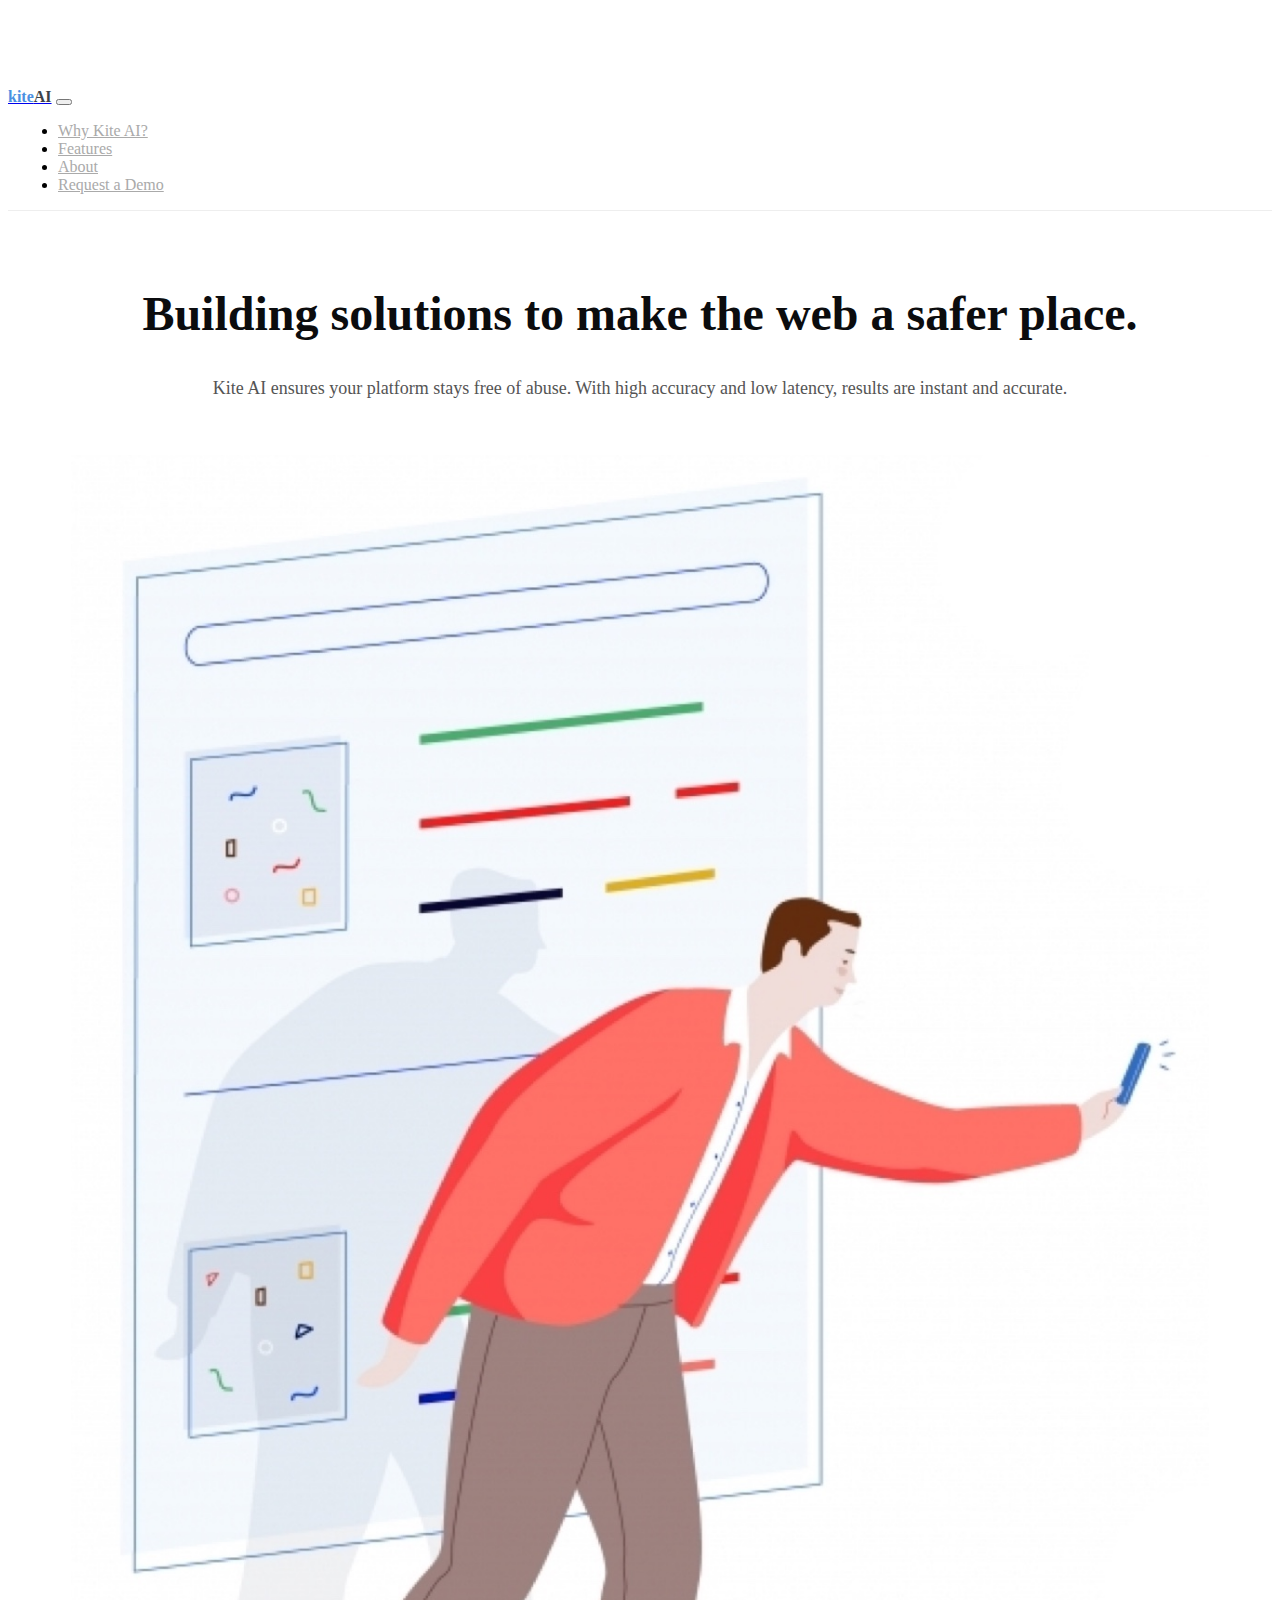
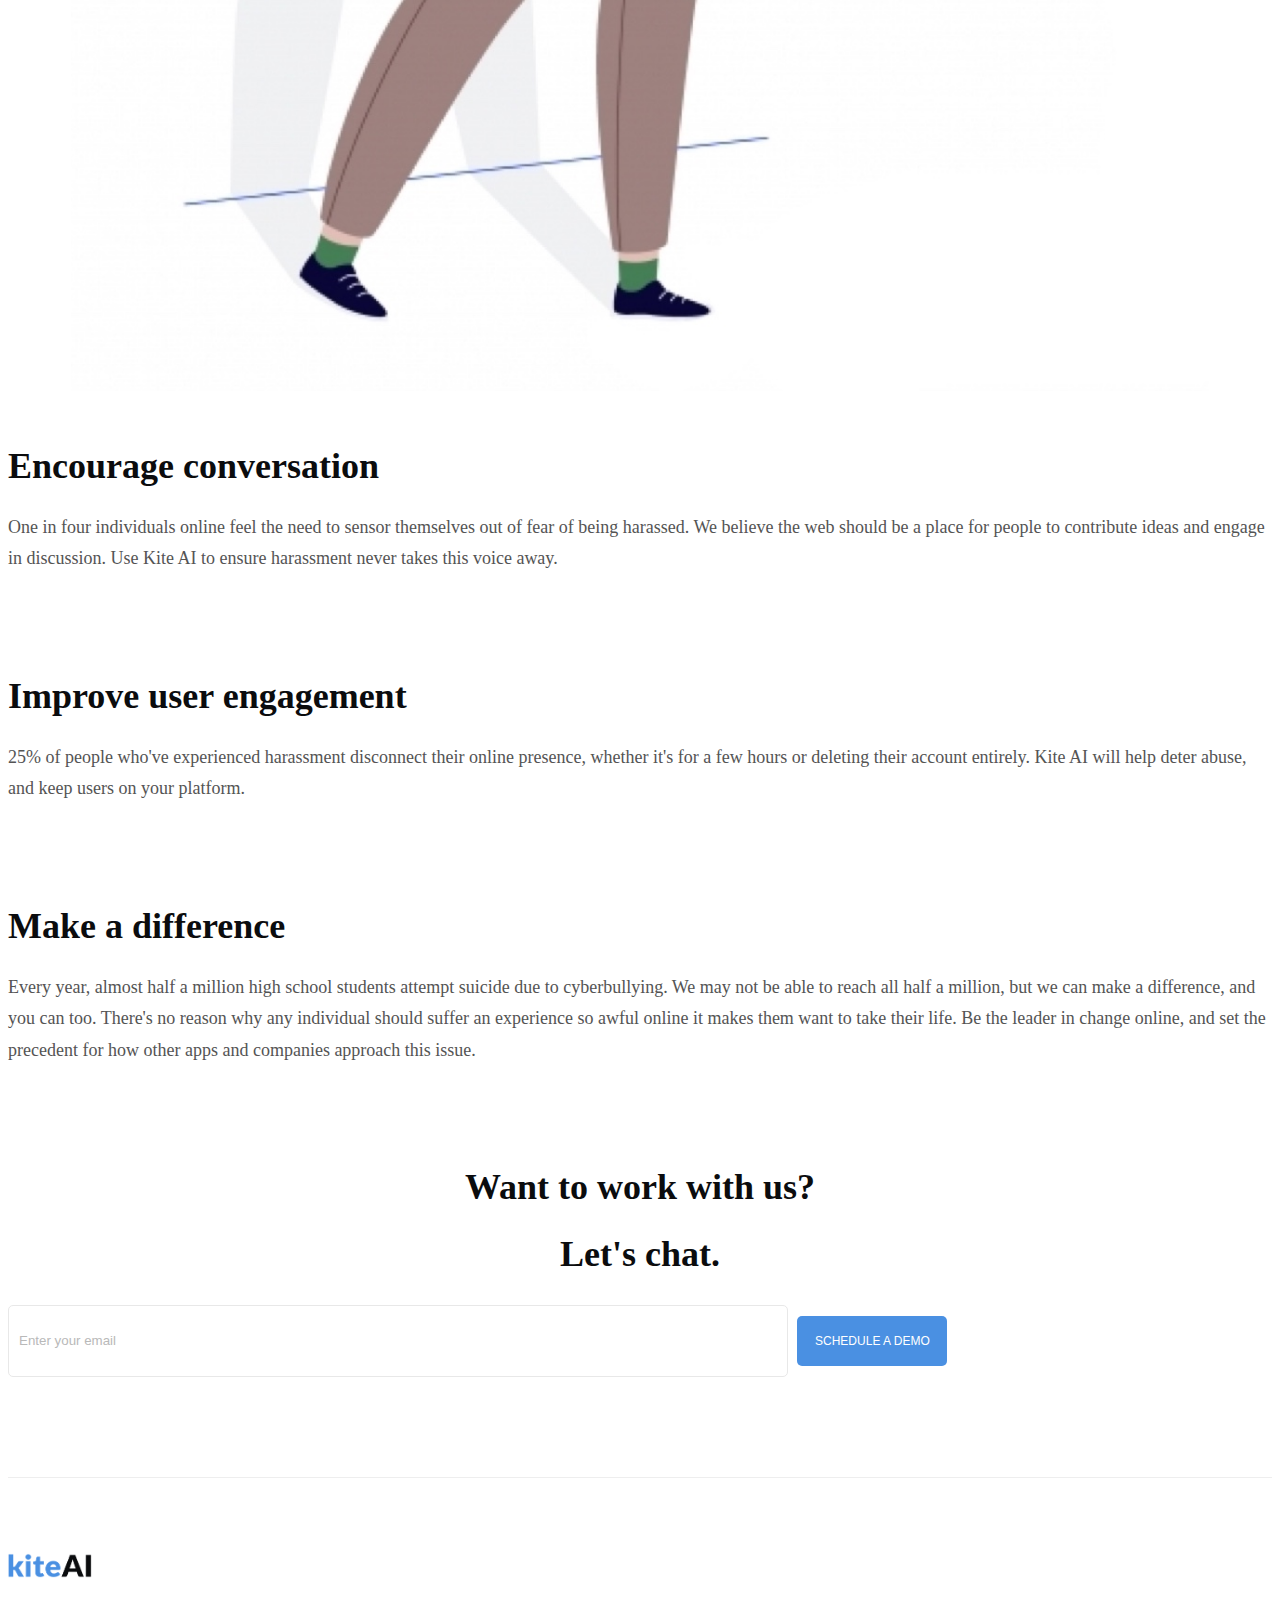
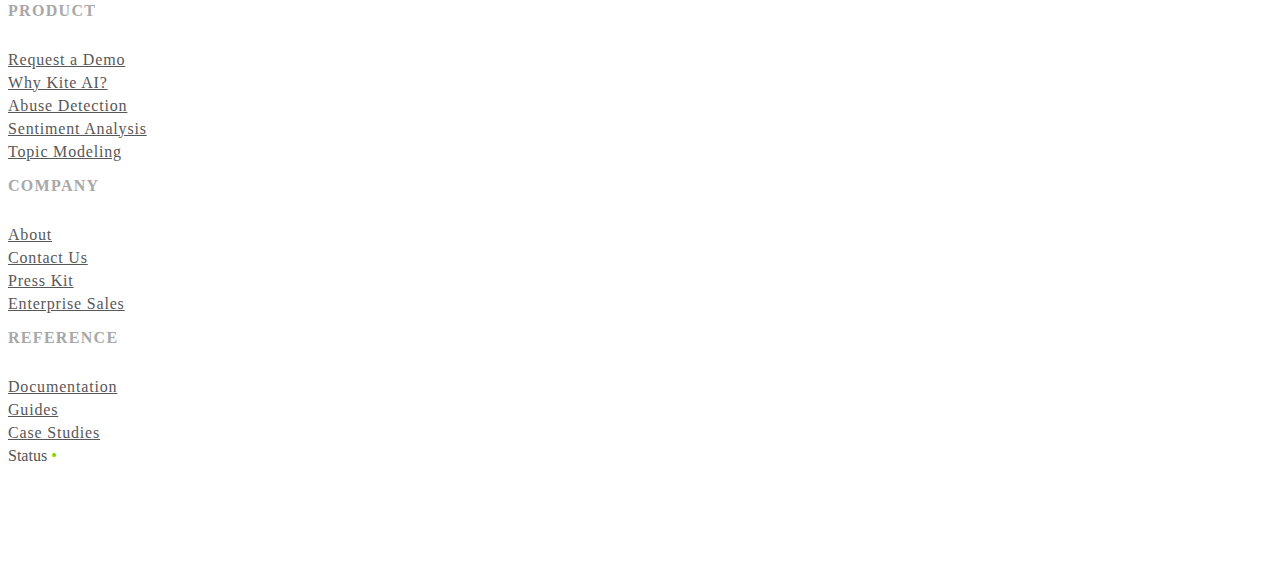
<file: why.html>
<!DOCTYPE html>
<html lang="en">
  <head>
    <meta charset="utf-8">
    <meta name="viewport" content="width=device-width, initial-scale=1, shrink-to-fit=no">
    <meta name="twitter:card" content="summary_large_image" />
    <meta name="twitter:title" content="Kite AI" />
    <meta name="twitter:url" content="http://kiteai.com" />
    <meta name="twitter:description" content="Kite AI analyzes text to detect abuse, harassment, perform sentiment analysis, and so much more." />
    <meta name="twitter:image" content="https://justinpotts.github.io/kiteaicom/img/meta-header.pngg" />
    <meta property="og:title" content="Kite AI" />
    <meta property="og:url" content="http://kiteai.com" />
    <meta property="og:description" content="Kite AI analyzes text to detect abuse, harassment, perform sentiment analysis, and so much more." />
    <meta property="og:image" content="https://justinpotts.github.io/kiteaicom/img/meta-header.png" />
    <meta property="og:type" content="website" />
    <meta name="google-site-verification" content="jUwOaNg-68wffdZIU90uiTRP04LBg1VqA92F-cfX6Qk" />
    <link rel="icon" href="img/favicon.ico">

    <title>Why | Kite AI</title>

    <!-- Bootstrap core CSS -->
    <link rel="stylesheet" href="https://maxcdn.bootstrapcdn.com/bootstrap/4.0.0-beta.2/css/bootstrap.min.css" integrity="sha384-PsH8R72JQ3SOdhVi3uxftmaW6Vc51MKb0q5P2rRUpPvrszuE4W1povHYgTpBfshb" crossorigin="anonymous">
    <link rel="stylesheet" href="css/style.css">
  </head>

  <body>

    <nav class="navbar navbar-expand-md navbar-dark bg-white fixed-top" style="border-bottom:1px solid #EEEEEE;">
      <div class="container">
        <a class="navbar-brand" href="/"><span style="color:#4A90E2; font-weight:bolder;">kite</span><span style="color:#3C4248; font-weight:bolder">AI</span></a>
        <button class="navbar-toggler" type="button" data-toggle="collapse" data-target="#navbarSupportedContent" aria-controls="navbarSupportedContent" aria-expanded="false" aria-label="Toggle navigation">
          <span class="navbar-toggler-icon"></span>
        </button>

        <div class="collapse navbar-collapse" id="navbarSupportedContent">
          <ul class="navbar-nav ml-auto">
            <li id="why" class="nav-item">
              <a class="nav-link" href="why">Why Kite AI?</a>
            </li>
            <li id="features" class="nav-item">
              <a class="nav-link" href="features">Features</a>
            </li>
            <li id="about" class="nav-item">
              <a class="nav-link" href="about">About</a>
            </li>
            <li id="demo" class="nav-item">
              <a class="nav-link" href="demo">Request a Demo</a>
            </li>
          </ul>
        </div>
      </div>
    </nav>

    <div class="container" style="margin-top:75px;">
      <div class="row">
        <div class="col-md-2"></div>
        <div class="col-md-8" style="text-align:center">
          <h1 class="header">Building solutions to make the web a safer place.</h1>
        </div>
        <div class="col-md-2"></div>
      </div>
    </div>

    <div class="container">
      <div class="row">
        <div class="col-md-3"></div>
        <div class="col-md-6" style="text-align:center">
          <h2>Kite AI ensures your platform stays free of abuse. With high accuracy and low latency, results are instant and accurate.</h2>
        </div>
        <div class="col-md-3"></div>
      </div>
    </div>

    <div class="container" style="margin-top:50px;">
      <div class="row">
        <div class="col-md-3"></div>
        <div class="col-md-6" style="text-align:center">
          <img src="img/red-illustration.jpg" width=90%>
        </div>
        <div class="col-md-3"></div>
      </div>
    </div>

    <div class="container" style="margin-top:50px;">
      <div class="row">
        <div class="col-md-3"></div>
        <div class="col-md-6">
          <div class="feature-section">
            <h1 class="subheader">Encourage conversation</h1>
            <h2>One in four individuals online feel the need to sensor themselves out of fear of being harassed. We believe the web should be a place for people to contribute ideas and engage in discussion. Use Kite AI to ensure harassment never takes this voice away.</h2>
          </div>
          <div class="feature-section">
            <h1 class="subheader">Improve user engagement</h1>
            <h2>25% of people who've experienced harassment disconnect their online presence, whether it's for a few hours or deleting their account entirely. Kite AI will help deter abuse, and keep users on your platform.</h2>
          </div>
          <div class="feature-section">
            <h1 class="subheader">Make a difference</h1>
            <h2>Every year, almost half a million high school students attempt suicide due to cyberbullying. We may not be able to reach all half a million, but we can make a difference, and you can too. There's no reason why any individual should suffer an experience so awful online it makes them want to take their life. Be the leader in change online, and set the precedent for how other apps and companies approach this issue.</h2>
          </div>
        </div>
        <div class="col-md-3"></div>
      </div>
    </div>

    <div class="container">
      <div class="row">
        <div class="col-md-3"></div>
        <div class="col-md-6">
          <center>
            <h1>Want to work with us?</h1>
            <h1>Let's chat.</h1>
          </center>
          <div class="landing-action" style="margin-top:30px; width:100%;">
            <form action="https://formspree.io/sales@kiteai.com" method="POST">
              <div class="input-group">
                <input name="return" type=hidden value="index">
                <input name="email" class="cta-input" type=text placeholder="Enter your email">
                <span class="input-group-btn" style="padding-left:5px;">
                  <button class="btn btn-large btn-primary" type="submit">SCHEDULE A DEMO</button>
                </span>
              </div>
            </form>
          </div>
        </div>
        <div class="col-md-3"></div>
      </div>
    </div>

    <div class="footer section">
      <div class="container">
        <div class="row">
          <div class="col-md-6">
            <img src="img/logo.png" style="height:25px; margin-bottom:20px;">
          </div>
          <div class="col-md-6">
            <div class="row">
              <div class="col-md-4">
                <span class="footer-header">PRODUCT</span>
                <ul class="footer-links">
                  <li><a href="demo">Request a Demo</a></li>
                  <li><a href="why">Why Kite AI?</a></li>
                  <li><a href="features#abuse">Abuse Detection</a></li>
                  <li><a href="features#sentiment">Sentiment Analysis</a></li>
                  <li><a href="features#topic">Topic Modeling</a></li>
                </ul>
              </div>
              <div class="col-md-4">
                <span class="footer-header">COMPANY</span>
                <ul class="footer-links">
                  <li><a href="about">About</a></li>
                  <li><a href="mailto:hello@kiteai.com">Contact Us</a></li>
                  <li><a href="mailto:press@kiteai.com">Press Kit</a></li>
                  <li><a href="mailto:sales@kiteai.com">Enterprise Sales</a></li>
                </ul>
              </div>
              <div class="col-md-4">
                <span class="footer-header">REFERENCE</span>
                <ul class="footer-links">
                  <li><a href="#">Documentation</a></li>
                  <li><a href="#">Guides</a></li>
                  <li><a href="#">Case Studies</a></li>
                  <li>Status <span style="color:#7BD500">&bull;</span></li>
                </ul>
              </div>
            </div>
          </div>
        </div>
      </div>
    </div>

    <!-- Bootstrap core JavaScript
    ================================================== -->
    <!-- Placed at the end of the document so the pages load faster -->
    <script src="https://code.jquery.com/jquery-3.2.1.slim.min.js" integrity="sha384-KJ3o2DKtIkvYIK3UENzmM7KCkRr/rE9/Qpg6aAZGJwFDMVNA/GpGFF93hXpG5KkN" crossorigin="anonymous"></script>
    <script src="https://cdnjs.cloudflare.com/ajax/libs/popper.js/1.11.0/umd/popper.min.js" integrity="sha384-b/U6ypiBEHpOf/4+1nzFpr53nxSS+GLCkfwBdFNTxtclqqenISfwAzpKaMNFNmj4" crossorigin="anonymous"></script>
    <script src="https://maxcdn.bootstrapcdn.com/bootstrap/4.0.0-beta.2/js/bootstrap.min.js" integrity="sha384-alpBpkh1PFOepccYVYDB4do5UnbKysX5WZXm3XxPqe5iKTfUKjNkCk9SaVuEZflJ" crossorigin="anonymous"></script>

    <script>
    $('li').removeClass('active')
    $('#' + document.title.split(' ')[0].toLowerCase()).addClass('active')
    </script>
  </body>
</html>
</file>
<file: css/style.css>
body {
  padding-top: 5rem;
}

h1 {
  font-weight:bolder;
  font-size:2.250em;
  color:#0B0C0E;
}

h2 {
  margin-top:25px;
  font-weight:lighter;
  font-size:1.125em;
  color:#545454;
  line-height:1.75;
  margin-bottom:25px;
}

h3 {
  font-size:1.500em;
  font-weight:600;
  letter-spacing:.5px;
  color:#0B0C0E;
}

h4 {
  font-size:1.125em;
  font-weight:600;
  letter-spacing:.5px;
  color:#0B0C0E;
}

.muted {
  color:#C0C0C0;
}

.header {
  font-weight:bolder;
  font-size:3.000em;
  color:#0B0C0E;
}

.subheader {
  font-weight:bold;
  font-size:2.250em;
  color:#0B0C0E;
}

.bg-white {
  background-color:white;
  border-bottom:1px solid #EEEEEE;
}

.nav-item {
  margin-left:10px;
  margin-right:10px;
}

.nav-item.active > a {
  color:#545454 !important;
}

.nav-link {
  padding-top:20px;
  padding-bottom:20px;
  color:#AAAAAA !important;
  font-weight:200;
  font-size:1.000em;
}

.nav-link:hover {
  color:#545454 !important;
}

.cta-input {
  height:50px;
  width:60%;
  border-radius:5px;
  border: 1px solid #E8E8E8;
  padding:10px 10px 10px 10px;
}

.cta-input::placeholder {
  color:#B9B9B9;
}

.cta-input:focus {
  border-color:#4A90E2;
}

.btn-primary {
  background-color:#4A90E2;
  height:50px;
  border:none;
  font-size:12px;
  color:white;
  min-width:150px;
  border-radius:5px !important;
}

.section {
  margin-top:100px;
  margin-bottom:250px;
}

.blob-content {
  width:90%;
  padding-top:100px;
}

.blob {
  width:50%;
  min-height:400px;
  background-image: url('img/blob.png');
  background-repeat: no-repeat;
  background-size:100% 100%;
}

.center-section {
  width:40%;
}

.vertical-align {
  display: flex;
  flex-direction: row;
}

.vertical-align > [class^="col-"],
.vertical-align > [class*=" col-"] {
  display: flex;
  align-items: center;
  justify-content: center; /* Optional, to align inner items
                              horizontally inside the column */
}

button {
  cursor: pointer;
}

.footer {
  background-color: white;
  padding-top:75px;
  padding-bottom:75px;
  margin-bottom:0px;
  color:#545454;
  border-top:1px solid #EEEEEE;
}

.footer-links {
  list-style: none;
  padding-left:0px;
  padding-top:10px;
  font-size:1.000em;
}

.footer-links>li {
  margin-top:5px;
  margin-bottom:5px;
}

.footer-links>li>a {
  color:#585858;
  letter-spacing:.82px;
}

.footer-links>li>a:hover {
  color:#1F1F1F;
  text-decoration:none;
}

.footer-brand {
  margin-top:50px;
  margin-bottom:25px;
}

.text-section {
  margin-top:100px;
  margin-bottom:100px;
}

.section-header {
  font-size:1.500em;
  color:#0B0C0E;
  font-weight:400;
}

.footer-header {
  font-weight:600;
  letter-spacing: 1.3px;
  color:#A8A8A8;
}

.feature-section {
  margin-top:50px;
  margin-bottom:100px;
}
</file>
